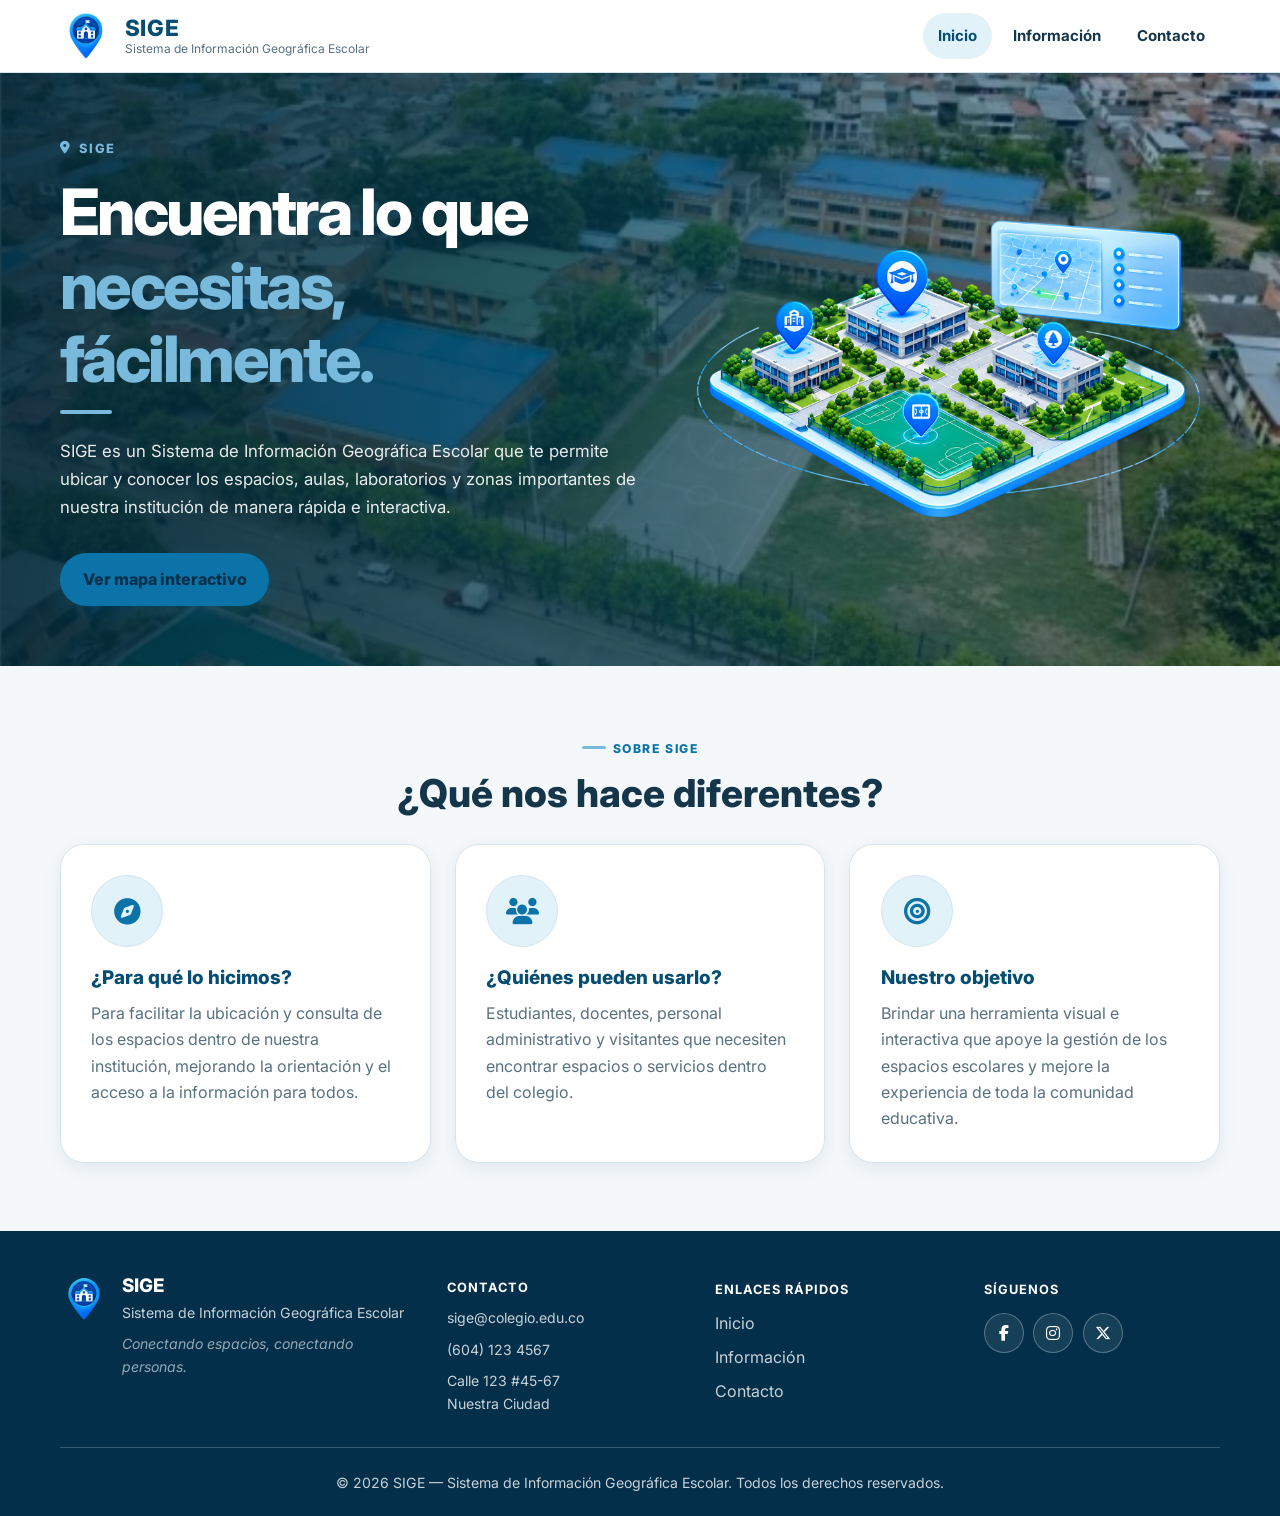
<file: index.html>
<!DOCTYPE html>
<html lang="es">
<head>
  <meta charset="UTF-8">
  <meta name="viewport" content="width=device-width, initial-scale=1.0">
  <meta name="description" content="SIGE es un Sistema de Información Geográfica Escolar que te permite ubicar y conocer los espacios de nuestra institución de manera rápida e interactiva.">
  <title>SIGE | Sistema de Información Geográfica Escolar</title>

  <!-- Fuentes -->
  <link rel="preconnect" href="https://fonts.googleapis.com">
  <link rel="preconnect" href="https://fonts.gstatic.com" crossorigin>
  <link href="https://fonts.googleapis.com/css2?family=Inter:wght@400;500;600;700;800&display=swap" rel="stylesheet">
  <link rel="stylesheet" href="https://cdnjs.cloudflare.com/ajax/libs/font-awesome/6.5.2/css/all.min.css">

  <!-- Estilos -->
  <link rel="stylesheet" href="css/styles.css">
</head>
<body>
  <a class="skip-link" href="#contenido-principal">Saltar al contenido principal</a>

  <!-- ── Header ──────────────────────────────────── -->
  <header class="site-header">
    <div class="container header-inner">

      <a href="index.html" class="brand" aria-label="Ir al inicio de SIGE">
        <img src="img/logo.png" alt="Logo SIGE" class="brand-logo">
        <div class="brand-text">
          <span class="brand-title">SIGE</span>
          <span class="brand-subtitle">Sistema de Información Geográfica Escolar</span>
        </div>
      </a>

      <button class="nav-toggle" aria-label="Abrir menú de navegación" aria-expanded="false" aria-controls="main-nav">
        <span></span>
        <span></span>
        <span></span>
      </button>

      <nav id="main-nav" class="main-nav" aria-label="Navegación principal">
        <a href="index.html"   class="nav-link active">Inicio</a>
        <a href="info.html"    class="nav-link">Información</a>
        <a href="contact.html" class="nav-link">Contacto</a>
      </nav>

    </div>
  </header>

  <!-- ── Contenido principal ─────────────────────── -->
  <main id="contenido-principal">

    <!-- Hero -->
    <section id="inicio" class="hero home-hero" aria-label="Sección principal">
      <div class="hero-mask" aria-hidden="true"></div>
      <div class="container hero-content">
        <div class="hero-copy">
          <span class="eyebrow animate-fade-up"><i class="fa-solid fa-location-dot" aria-hidden="true"></i> SIGE</span>
          <h1 class="animate-fade-up delay-1">
            Encuentra lo que
            <span>necesitas, fácilmente.</span>
          </h1>
          <p class="animate-fade-up delay-2">
            SIGE es un Sistema de Información Geográfica Escolar que te permite
            ubicar y conocer los espacios, aulas, laboratorios y zonas importantes
            de nuestra institución de manera rápida e interactiva.
          </p>
          <a
            class="button primary-button animate-fade-up delay-3"
            href="https://mapa-interactivo-ks2j.onrender.com/"
            target="_blank"
            rel="noopener noreferrer"
            aria-label="Ver mapa interactivo"
          >
            Ver mapa interactivo
          </a>
        </div>
        <div class="hero-art hero-art--home" aria-hidden="true">
          <img src="img/DecoracionInicio.png" alt="" class="hero-art-image">
        </div>
      </div>
    </section>

    <!-- Tarjetas de características -->
    <section class="feature-cards" aria-labelledby="sobre-sige-titulo">
      <div class="container section-header">
        <p class="section-label">Sobre SIGE</p>
        <h2 id="sobre-sige-titulo">¿Qué nos hace diferentes?</h2>
      </div>

      <div class="container cards-grid">

        <article class="card feature-card animate-on-scroll">
          <div class="icon-round" aria-hidden="true">
            <i class="fa-solid fa-compass card-icon" aria-hidden="true"></i>
          </div>
          <h2>¿Para qué lo hicimos?</h2>
          <p>Para facilitar la ubicación y consulta de los espacios dentro de nuestra institución, mejorando la orientación y el acceso a la información para todos.</p>
        </article>

        <article class="card feature-card animate-on-scroll delay-1">
          <div class="icon-round" aria-hidden="true">
            <i class="fa-solid fa-users card-icon" aria-hidden="true"></i>
          </div>
          <h2>¿Quiénes pueden usarlo?</h2>
          <p>Estudiantes, docentes, personal administrativo y visitantes que necesiten encontrar espacios o servicios dentro del colegio.</p>
        </article>

        <article class="card feature-card animate-on-scroll delay-2">
          <div class="icon-round" aria-hidden="true">
            <i class="fa-solid fa-bullseye card-icon" aria-hidden="true"></i>
          </div>
          <h2>Nuestro objetivo</h2>
          <p>Brindar una herramienta visual e interactiva que apoye la gestión de los espacios escolares y mejore la experiencia de toda la comunidad educativa.</p>
        </article>

      </div>
    </section>

  </main>

  <!-- ── Footer ──────────────────────────────────── -->
  <footer class="site-footer" aria-label="Pie de página">
    <div class="container footer-grid">

      <div class="footer-brand">
        <img src="img/logo.png" alt="Logo SIGE" class="footer-logo">
        <div>
          <h3>SIGE</h3>
          <p>Sistema de Información Geográfica Escolar</p>
          <p class="footer-note">Conectando espacios, conectando personas.</p>
        </div>
      </div>

      <div class="footer-contact">
        <p><strong>Contacto</strong></p>
        <p>sige@colegio.edu.co</p>
        <p>(604) 123 4567</p>
        <p>Calle 123 #45-67<br>Nuestra Ciudad</p>
      </div>

      <div class="footer-links">
        <p><strong>Enlaces rápidos</strong></p>
        <a href="index.html">Inicio</a>
        <a href="info.html">Información</a>
        <a href="contact.html">Contacto</a>
      </div>

      <div class="footer-social">
        <p><strong>Síguenos</strong></p>
        <div class="social-icons">
          <a href="#" class="social-icon" aria-label="Facebook">
            <i class="fa-brands fa-facebook-f" aria-hidden="true"></i>
          </a>
          <a href="#" class="social-icon" aria-label="Instagram">
            <i class="fa-brands fa-instagram" aria-hidden="true"></i>
          </a>
          <a href="#" class="social-icon" aria-label="Twitter">
            <i class="fa-brands fa-x-twitter" aria-hidden="true"></i>
          </a>
        </div>
      </div>

    </div>

    <div class="container footer-bottom">
      <p>© <span class="footer-year">2024</span> SIGE — Sistema de Información Geográfica Escolar. Todos los derechos reservados.</p>
    </div>
  </footer>

  <script src="js/scripts.js"></script>
</body>
</html>
</file>
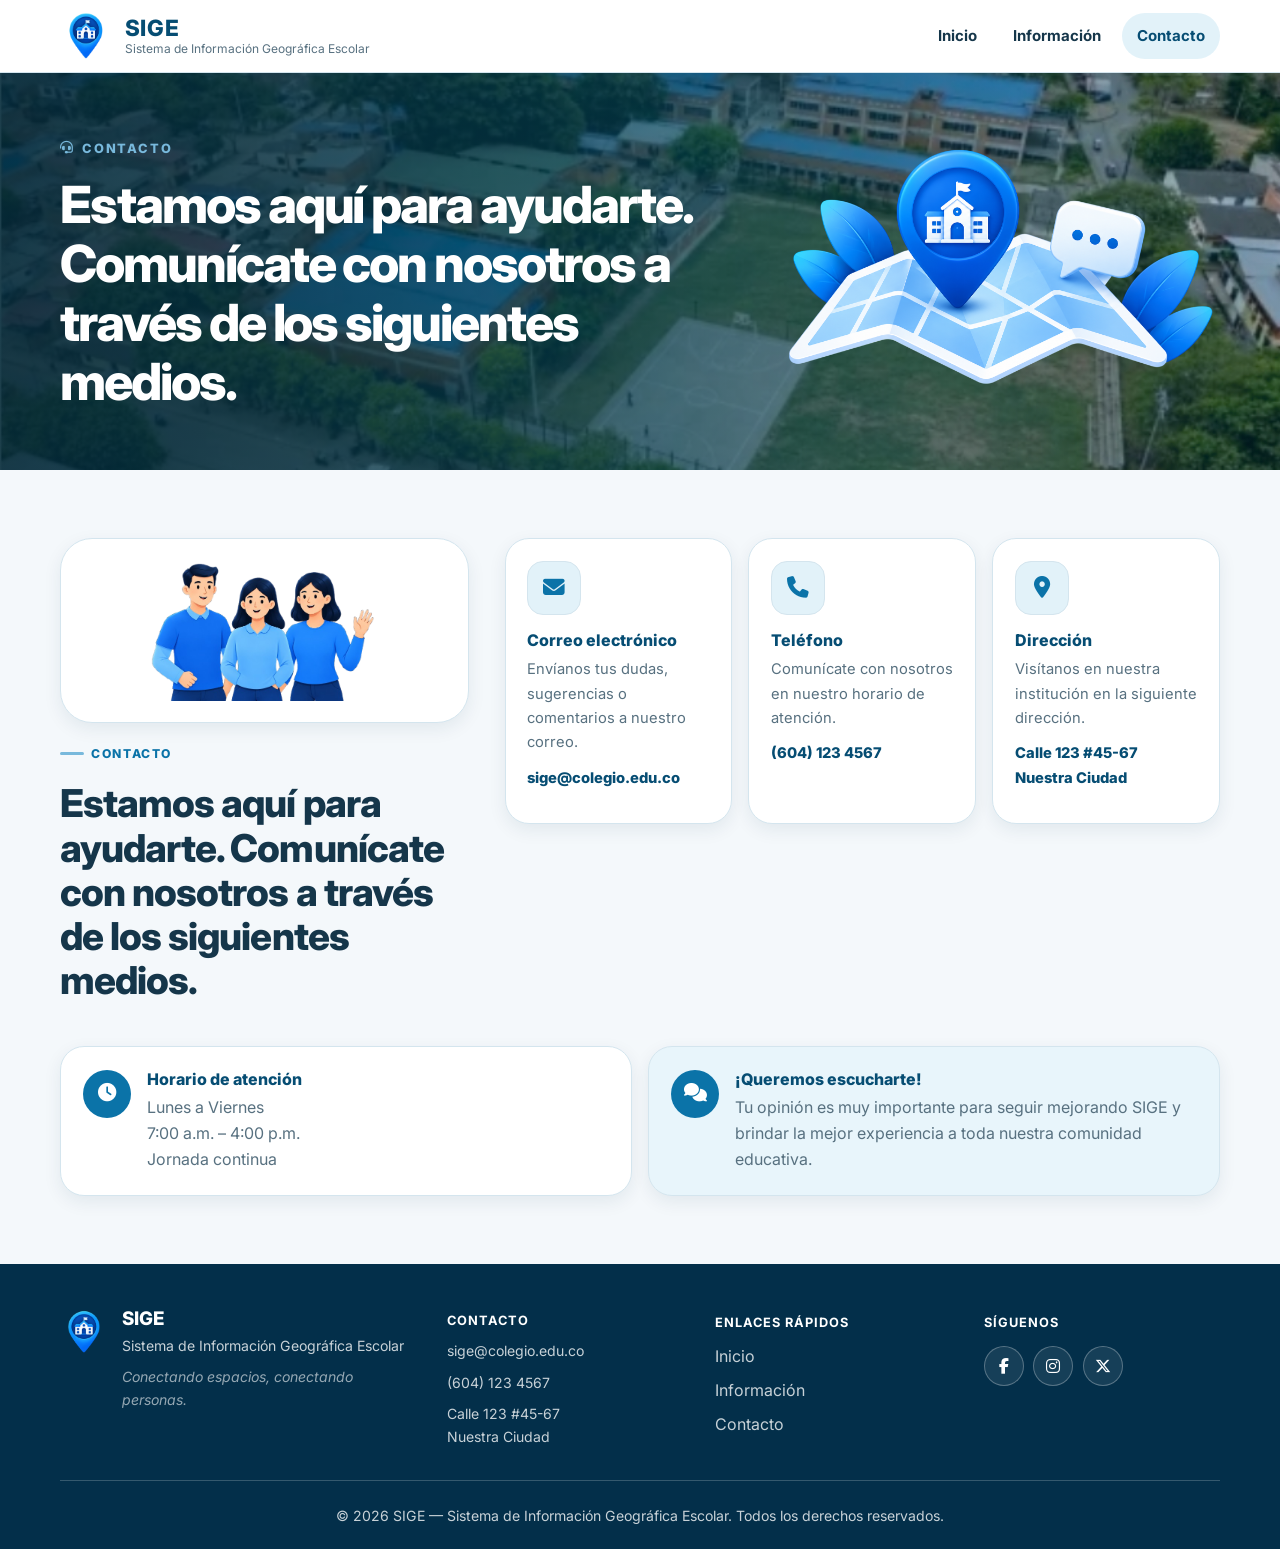
<file: contact.html>
<!DOCTYPE html>
<html lang="es">
<head>
  <meta charset="UTF-8">
  <meta name="viewport" content="width=device-width, initial-scale=1.0">
  <meta name="description" content="Comunícate con el equipo de SIGE. Encuentra nuestro correo, teléfono, dirección y horario de atención.">
  <title>Contacto | SIGE</title>

  <!-- Fuentes -->
  <link rel="preconnect" href="https://fonts.googleapis.com">
  <link rel="preconnect" href="https://fonts.gstatic.com" crossorigin>
  <link href="https://fonts.googleapis.com/css2?family=Inter:wght@400;500;600;700;800&display=swap" rel="stylesheet">
  <link rel="stylesheet" href="https://cdnjs.cloudflare.com/ajax/libs/font-awesome/6.5.2/css/all.min.css">

  <!-- Estilos -->
  <link rel="stylesheet" href="css/styles.css">
</head>
<body>
  <a class="skip-link" href="#contenido-principal">Saltar al contenido principal</a>

  <!-- ── Header ──────────────────────────────────── -->
  <header class="site-header">
    <div class="container header-inner">

      <a href="index.html" class="brand" aria-label="Ir al inicio de SIGE">
        <img src="img/logo.png" alt="Logo SIGE" class="brand-logo">
        <div class="brand-text">
          <span class="brand-title">SIGE</span>
          <span class="brand-subtitle">Sistema de Información Geográfica Escolar</span>
        </div>
      </a>

      <button class="nav-toggle" aria-label="Abrir menú de navegación" aria-expanded="false" aria-controls="main-nav">
        <span></span>
        <span></span>
        <span></span>
      </button>

      <nav id="main-nav" class="main-nav" aria-label="Navegación principal">
        <a href="index.html"   class="nav-link">Inicio</a>
        <a href="info.html"    class="nav-link">Información</a>
        <a href="contact.html" class="nav-link active">Contacto</a>
      </nav>

    </div>
  </header>

  <!-- ── Contenido principal ─────────────────────── -->
  <main id="contenido-principal">

    <section class="hero contact-hero">
      <div class="hero-mask"></div>
      <div class="container hero-content contact-hero-content">
        <div class="hero-copy">
          <span class="eyebrow"><i class="fa-solid fa-headset" aria-hidden="true"></i> Contacto</span>
          <h1>Estamos aquí para ayudarte. Comunícate con nosotros a través de los siguientes medios.</h1>
        </div>
        <div class="hero-graphic" aria-hidden="true">
          <img src="img/DecoracionContacto.png" alt="" class="hero-art-image">
        </div>
      </div>
    </section>

    <section class="section contact-section" aria-labelledby="contacto-titulo">
      <div class="container contact-grid">

        <!-- Introducción -->
        <div class="contact-intro">
          <div class="contact-illustration animate-fade-up">
            <img src="img/contacto.png" alt="Ilustración de contacto">
          </div>
          <p class="section-label animate-fade-up">Contacto</p>
          <h2 id="contacto-titulo" class="animate-fade-up delay-1">
            Estamos aquí para ayudarte. Comunícate con nosotros a través de los siguientes medios.
          </h2>
        </div>

        <!-- Tarjetas de contacto -->
        <div class="contact-cards">

          <article class="contact-card animate-on-scroll">
            <div class="icon-card" aria-hidden="true">
              <i class="fa-solid fa-envelope card-icon" aria-hidden="true"></i>
            </div>
            <h3>Correo electrónico</h3>
            <p>Envíanos tus dudas, sugerencias o comentarios a nuestro correo.</p>
            <p class="contact-detail"><a href="mailto:sige@colegio.edu.co">sige@colegio.edu.co</a></p>
          </article>

          <article class="contact-card animate-on-scroll delay-1">
            <div class="icon-card" aria-hidden="true">
              <i class="fa-solid fa-phone card-icon" aria-hidden="true"></i>
            </div>
            <h3>Teléfono</h3>
            <p>Comunícate con nosotros en nuestro horario de atención.</p>
            <p class="contact-detail"><a href="tel:+576041234567">(604) 123 4567</a></p>
          </article>

          <article class="contact-card animate-on-scroll delay-2">
            <div class="icon-card" aria-hidden="true">
              <i class="fa-solid fa-location-dot card-icon" aria-hidden="true"></i>
            </div>
            <h3>Dirección</h3>
            <p>Visítanos en nuestra institución en la siguiente dirección.</p>
            <p class="contact-detail">Calle 123 #45-67<br>Nuestra Ciudad</p>
          </article>

        </div>
      </div>

      <!-- Bloques adicionales -->
      <div class="container contact-extra">

        <div class="contact-block animate-on-scroll">
          <span class="block-icon" aria-hidden="true"><i class="fa-solid fa-clock"></i></span>
          <div>
            <h4>Horario de atención</h4>
            <p>Lunes a Viernes<br>7:00 a.m. – 4:00 p.m.<br>Jornada continua</p>
          </div>
        </div>

        <div class="contact-block contact-block--accent animate-on-scroll delay-1">
          <span class="block-icon" aria-hidden="true"><i class="fa-solid fa-comments"></i></span>
          <div>
            <h4>¡Queremos escucharte!</h4>
            <p>Tu opinión es muy importante para seguir mejorando SIGE y brindar la mejor experiencia a toda nuestra comunidad educativa.</p>
          </div>
        </div>

      </div>
    </section>

  </main>

  <!-- ── Footer ──────────────────────────────────── -->
  <footer class="site-footer" aria-label="Pie de página">
    <div class="container footer-grid">

      <div class="footer-brand">
        <img src="img/logo.png" alt="Logo SIGE" class="footer-logo">
        <div>
          <h3>SIGE</h3>
          <p>Sistema de Información Geográfica Escolar</p>
          <p class="footer-note">Conectando espacios, conectando personas.</p>
        </div>
      </div>

      <div class="footer-contact">
        <p><strong>Contacto</strong></p>
        <p>sige@colegio.edu.co</p>
        <p>(604) 123 4567</p>
        <p>Calle 123 #45-67<br>Nuestra Ciudad</p>
      </div>

      <div class="footer-links">
        <p><strong>Enlaces rápidos</strong></p>
        <a href="index.html">Inicio</a>
        <a href="info.html">Información</a>
        <a href="contact.html">Contacto</a>
      </div>

      <div class="footer-social">
        <p><strong>Síguenos</strong></p>
        <div class="social-icons">
          <a href="#" class="social-icon" aria-label="Facebook">
            <i class="fa-brands fa-facebook-f" aria-hidden="true"></i>
          </a>
          <a href="#" class="social-icon" aria-label="Instagram">
            <i class="fa-brands fa-instagram" aria-hidden="true"></i>
          </a>
          <a href="#" class="social-icon" aria-label="Twitter">
            <i class="fa-brands fa-x-twitter" aria-hidden="true"></i>
          </a>
        </div>
      </div>

    </div>

    <div class="container footer-bottom">
      <p>© <span class="footer-year">2024</span> SIGE — Sistema de Información Geográfica Escolar. Todos los derechos reservados.</p>
    </div>
  </footer>

  <script src="js/scripts.js"></script>
</body>
</html>
</file>
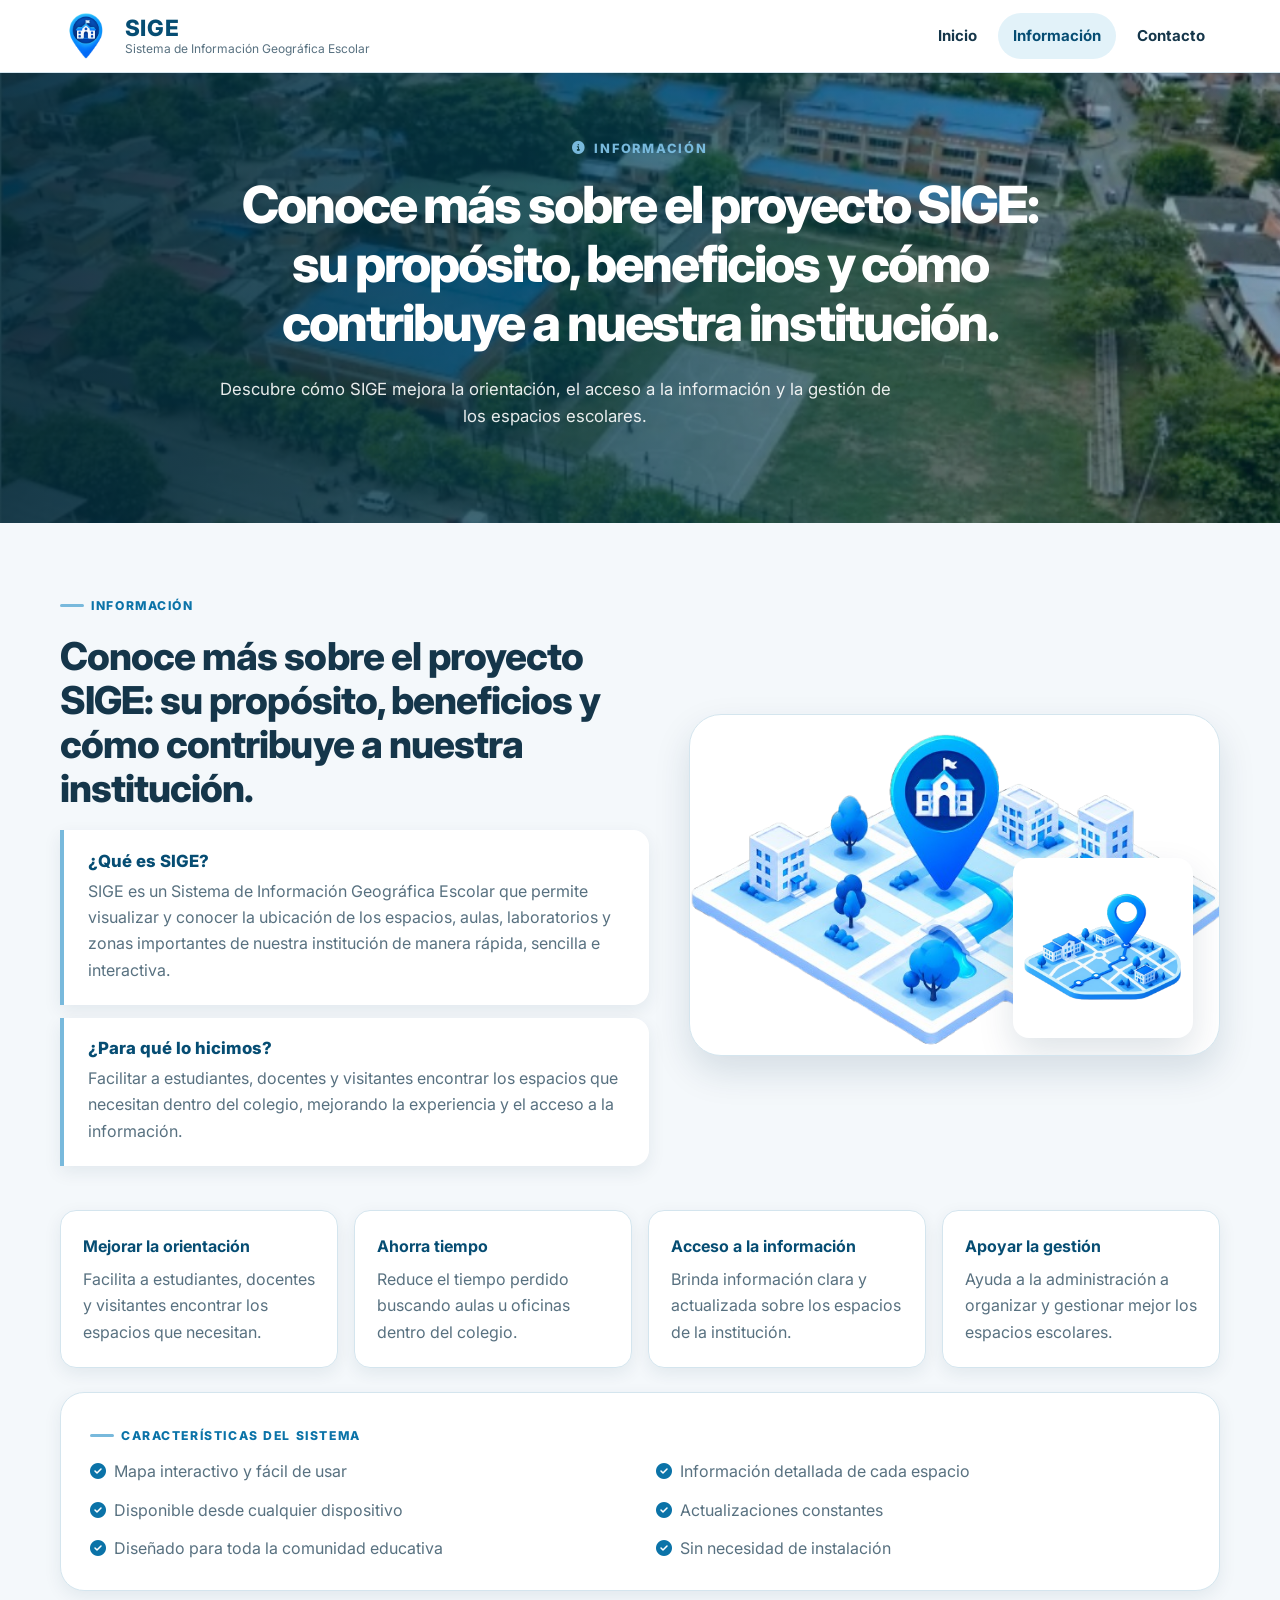
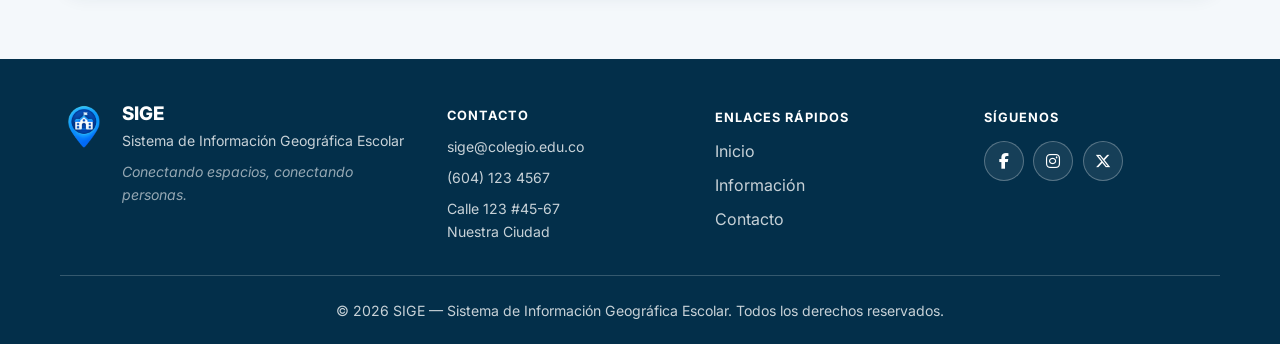
<file: info.html>
<!DOCTYPE html>
<html lang="es">
<head>
  <meta charset="UTF-8">
  <meta name="viewport" content="width=device-width, initial-scale=1.0">
  <meta name="description" content="Conoce más sobre el proyecto SIGE: su propósito, beneficios y cómo contribuye a nuestra institución educativa.">
  <title>Información | SIGE</title>

  <!-- Fuentes -->
  <link rel="preconnect" href="https://fonts.googleapis.com">
  <link rel="preconnect" href="https://fonts.gstatic.com" crossorigin>
  <link href="https://fonts.googleapis.com/css2?family=Inter:wght@400;500;600;700;800&display=swap" rel="stylesheet">
  <link rel="stylesheet" href="https://cdnjs.cloudflare.com/ajax/libs/font-awesome/6.5.2/css/all.min.css">

  <!-- Estilos -->
  <link rel="stylesheet" href="css/styles.css">
</head>
<body>
  <a class="skip-link" href="#contenido-principal">Saltar al contenido principal</a>

  <!-- ── Header ──────────────────────────────────── -->
  <header class="site-header">
    <div class="container header-inner">

      <a href="index.html" class="brand" aria-label="Ir al inicio de SIGE">
        <img src="img/logo.png" alt="Logo SIGE" class="brand-logo">
        <div class="brand-text">
          <span class="brand-title">SIGE</span>
          <span class="brand-subtitle">Sistema de Información Geográfica Escolar</span>
        </div>
      </a>

      <button class="nav-toggle" aria-label="Abrir menú de navegación" aria-expanded="false" aria-controls="main-nav">
        <span></span>
        <span></span>
        <span></span>
      </button>

      <nav id="main-nav" class="main-nav" aria-label="Navegación principal">
        <a href="index.html"   class="nav-link">Inicio</a>
        <a href="info.html"    class="nav-link active">Información</a>
        <a href="contact.html" class="nav-link">Contacto</a>
      </nav>

    </div>
  </header>

  <!-- ── Contenido principal ─────────────────────── -->
  <main id="contenido-principal">

    <section class="hero info-hero">
      <div class="hero-mask"></div>
      <div class="container hero-content">
        <div class="hero-copy">
          <span class="eyebrow"><i class="fa-solid fa-circle-info" aria-hidden="true"></i> Información</span>
          <h1>Conoce más sobre el proyecto SIGE: su propósito, beneficios y cómo contribuye a nuestra institución.</h1>
          <p>Descubre cómo SIGE mejora la orientación, el acceso a la información y la gestión de los espacios escolares.</p>
        </div>
      </div>
    </section>

    <section class="section info-section" aria-labelledby="info-titulo">
      <div class="container section-grid">

        <!-- Texto -->
        <div class="section-text">
          <p class="section-label animate-fade-up">Información</p>
          <h2 id="info-titulo" class="animate-fade-up delay-1">
            Conoce más sobre el proyecto SIGE: su propósito, beneficios y cómo contribuye a nuestra institución.
          </h2>

          <div class="info-card animate-on-scroll">
            <h3>¿Qué es SIGE?</h3>
            <p>SIGE es un Sistema de Información Geográfica Escolar que permite visualizar y conocer la ubicación de los espacios, aulas, laboratorios y zonas importantes de nuestra institución de manera rápida, sencilla e interactiva.</p>
          </div>

          <div class="info-card animate-on-scroll delay-1">
            <h3>¿Para qué lo hicimos?</h3>
            <p>Facilitar a estudiantes, docentes y visitantes encontrar los espacios que necesitan dentro del colegio, mejorando la experiencia y el acceso a la información.</p>
          </div>
        </div>

        <!-- Imagen -->
        <div class="section-visual animate-on-scroll" aria-label="Ilustración de mapa interactivo">
          <img src="img/lugar.png" alt="Ilustración del mapa interactivo de la institución" class="main-image">
          <img src="img/informacion.png" alt="Ilustración adicional" class="side-image" aria-hidden="true">
        </div>

      </div>

      <!-- Tiles de beneficios -->
      <div class="container features-list" aria-label="Beneficios de SIGE">

        <article class="feature-tile animate-on-scroll">
          <strong>Mejorar la orientación</strong>
          <p>Facilita a estudiantes, docentes y visitantes encontrar los espacios que necesitan.</p>
        </article>

        <article class="feature-tile animate-on-scroll delay-1">
          <strong>Ahorra tiempo</strong>
          <p>Reduce el tiempo perdido buscando aulas u oficinas dentro del colegio.</p>
        </article>

        <article class="feature-tile animate-on-scroll delay-2">
          <strong>Acceso a la información</strong>
          <p>Brinda información clara y actualizada sobre los espacios de la institución.</p>
        </article>

        <article class="feature-tile animate-on-scroll delay-3">
          <strong>Apoyar la gestión</strong>
          <p>Ayuda a la administración a organizar y gestionar mejor los espacios escolares.</p>
        </article>

      </div>

      <div class="container system-features-grid">
        <article class="card system-card animate-on-scroll">
          <p class="section-label">Características del sistema</p>
          <ul class="system-features-list">
            <li>Mapa interactivo y fácil de usar</li>
            <li>Información detallada de cada espacio</li>
            <li>Disponible desde cualquier dispositivo</li>
            <li>Actualizaciones constantes</li>
            <li>Diseñado para toda la comunidad educativa</li>
            <li>Sin necesidad de instalación</li>
          </ul>
        </article>
      </div>

    </section>

  </main>

  <!-- ── Footer ──────────────────────────────────── -->
  <footer class="site-footer" aria-label="Pie de página">
    <div class="container footer-grid">

      <div class="footer-brand">
        <img src="img/logo.png" alt="Logo SIGE" class="footer-logo">
        <div>
          <h3>SIGE</h3>
          <p>Sistema de Información Geográfica Escolar</p>
          <p class="footer-note">Conectando espacios, conectando personas.</p>
        </div>
      </div>

      <div class="footer-contact">
        <p><strong>Contacto</strong></p>
        <p>sige@colegio.edu.co</p>
        <p>(604) 123 4567</p>
        <p>Calle 123 #45-67<br>Nuestra Ciudad</p>
      </div>

      <div class="footer-links">
        <p><strong>Enlaces rápidos</strong></p>
        <a href="index.html">Inicio</a>
        <a href="info.html">Información</a>
        <a href="contact.html">Contacto</a>
      </div>

      <div class="footer-social">
        <p><strong>Síguenos</strong></p>
        <div class="social-icons">
          <a href="#" class="social-icon" aria-label="Facebook">
            <i class="fa-brands fa-facebook-f" aria-hidden="true"></i>
          </a>
          <a href="#" class="social-icon" aria-label="Instagram">
            <i class="fa-brands fa-instagram" aria-hidden="true"></i>
          </a>
          <a href="#" class="social-icon" aria-label="Twitter">
            <i class="fa-brands fa-x-twitter" aria-hidden="true"></i>
          </a>
        </div>
      </div>

    </div>

    <div class="container footer-bottom">
      <p>© <span class="footer-year">2024</span> SIGE — Sistema de Información Geográfica Escolar. Todos los derechos reservados.</p>
    </div>
  </footer>

  <script src="js/scripts.js"></script>
</body>
</html>
</file>
<file: css/styles.css>
/* =====================================================
   SIGE — Sistema de Información Geográfica Escolar
   Sistema visual moderno, accesible y responsive
   ===================================================== */

:root {
  --primary: #0b73a8;
  --primary-dark: #064d73;
  --primary-deep: #032f4a;
  --accent: #78b9dc;
  --accent-soft: #e8f5fb;
  --sky: #e2f2f9;
  --background: #f4f8fb;
  --surface: #ffffff;
  --text: #15364a;
  --muted: #587180;
  --border: #d4e5ee;
  --border-strong: #9cc9df;
  --shadow-sm: 0 6px 18px rgba(3, 47, 74, .08);
  --shadow-md: 0 16px 36px rgba(3, 47, 74, .13);
  --shadow-lg: 0 24px 60px rgba(3, 47, 74, .18);
  --radius-sm: 10px;
  --radius-md: 16px;
  --radius-lg: 24px;
  --radius-xl: 32px;
  --transition: 180ms ease;
  --font: 'Inter', system-ui, -apple-system, BlinkMacSystemFont, 'Segoe UI', sans-serif;
}

*, *::before, *::after { box-sizing: border-box; margin: 0; padding: 0; }
html { scroll-behavior: smooth; font-size: 16px; -webkit-text-size-adjust: 100%; }
body { min-width: 320px; overflow-x: hidden; background: var(--background); color: var(--text); font-family: var(--font); font-size: 1rem; line-height: 1.65; -webkit-font-smoothing: antialiased; }
h1, h2, h3, h4, h5, h6 { color: var(--text); font-weight: 800; line-height: 1.15; }
img { display: block; max-width: 100%; height: auto; }
a { color: inherit; text-decoration: none; }
button, input, textarea, select { font: inherit; }
button { color: inherit; }
:focus-visible { outline: 3px solid var(--primary); outline-offset: 3px; }

.container { width: min(1160px, calc(100% - 3rem)); margin-inline: auto; }
.skip-link { position: fixed; top: -4rem; left: 1rem; z-index: 200; padding: .7rem 1rem; border-radius: var(--radius-sm); background: var(--primary-deep); color: var(--surface); font-weight: 700; }
.skip-link:focus { top: 1rem; }

@keyframes fadeUp { from { opacity: 0; transform: translateY(16px); } to { opacity: 1; transform: translateY(0); } }
.animate-fade-up { animation: fadeUp .55s ease both; }
.animate-on-scroll { opacity: 0; transform: translateY(16px); transition: opacity .5s ease, transform .5s ease; }
.animate-on-scroll.visible { opacity: 1; transform: translateY(0); }
.delay-1 { animation-delay: .08s; transition-delay: .08s; }
.delay-2 { animation-delay: .16s; transition-delay: .16s; }
.delay-3 { animation-delay: .24s; transition-delay: .24s; }
.delay-4 { animation-delay: .32s; transition-delay: .32s; }

.site-header { position: sticky; top: 0; z-index: 100; background: rgba(255,255,255,.94); border-bottom: 1px solid var(--border); backdrop-filter: blur(14px); transition: box-shadow var(--transition); }
.site-header.scrolled { box-shadow: var(--shadow-md); }
.header-inner { min-height: 72px; display: flex; align-items: center; justify-content: space-between; gap: 2rem; }
.brand { display: inline-flex; align-items: center; gap: .8rem; min-width: 0; }
.brand-logo { width: 52px; height: 52px; object-fit: contain; flex: 0 0 auto; }
.brand-text { display: flex; flex-direction: column; min-width: 0; }
.brand-title { color: var(--primary-dark); font-size: 1.4rem; font-weight: 800; line-height: 1.1; letter-spacing: .03em; }
.brand-subtitle { max-width: 390px; color: var(--muted); font-size: .75rem; line-height: 1.25; }
.brand:hover .brand-title { color: var(--primary); }
.main-nav { display: flex; align-items: center; gap: .35rem; }
.nav-link { padding: .65rem .95rem; border-radius: 999px; color: var(--text); font-size: .94rem; font-weight: 700; transition: color var(--transition), background var(--transition), transform var(--transition); }
.nav-link:hover, .nav-link.active { background: var(--sky); color: var(--primary-dark); }
.nav-link:hover { transform: translateY(-1px); }
.nav-toggle { display: none; border: 1px solid var(--border); border-radius: var(--radius-sm); background: var(--surface); cursor: pointer; padding: .55rem; }
.nav-toggle span { display: block; width: 23px; height: 2px; margin: 4px 0; border-radius: 3px; background: var(--primary-dark); transition: transform var(--transition), opacity var(--transition); }
.nav-toggle[aria-expanded='true'] span:nth-child(1) { transform: translateY(6px) rotate(45deg); }
.nav-toggle[aria-expanded='true'] span:nth-child(2) { opacity: 0; }
.nav-toggle[aria-expanded='true'] span:nth-child(3) { transform: translateY(-6px) rotate(-45deg); }

.button { display: inline-flex; align-items: center; justify-content: center; gap: .6rem; min-height: 50px; padding: .75rem 1.35rem; border: 1px solid transparent; border-radius: 999px; cursor: pointer; font-weight: 800; transition: background var(--transition), transform var(--transition), box-shadow var(--transition); }
.primary-button { background: var(--primary); color: var(--primary-deep); box-shadow: 0 8px 20px rgba(11,115,168,.2); }
.primary-button:hover { background: #9bcfe9; transform: translateY(-2px); box-shadow: 0 12px 28px rgba(11,115,168,.28); }
.section { padding: 4.25rem 0; }
.section-label { display: inline-block; margin-bottom: .75rem; color: var(--primary); font-size: .76rem; font-weight: 800; letter-spacing: .13em; text-transform: uppercase; }
.section-label::before { content: ''; display: inline-block; width: 24px; height: 3px; margin: 0 .45rem .2rem 0; border-radius: 3px; background: var(--accent); }

.hero { position: relative; min-height: 480px; display: grid; align-items: center; isolation: isolate; background-image: url('../img/FondoParacambiar.jpeg'); background-size: cover; background-position: center; }
.hero-mask { position: absolute; inset: 0; z-index: 0; background: linear-gradient(90deg, rgba(4,42,57,.9) 0%, rgba(4,65,84,.7) 52%, rgba(4,65,84,.32) 100%); }
.hero-content { position: relative; z-index: 1; padding: 3.75rem 0; }
.hero-copy { max-width: 720px; color: var(--surface); }
.eyebrow { display: inline-flex; align-items: center; gap: .45rem; margin-bottom: 1rem; color: var(--accent); font-size: .8rem; font-weight: 800; letter-spacing: .14em; text-transform: uppercase; }
.hero h1, .hero-copy h1 { max-width: 17ch; color: var(--surface); font-size: clamp(2.35rem, 5vw, 4.5rem); letter-spacing: -.04em; }
.hero h1 span { display: block; color: var(--accent); }
.hero h1 span::after { content: ''; display: block; width: 52px; height: 4px; margin-top: .9rem; border-radius: 4px; background: var(--accent); }
.hero p { max-width: 680px; margin: 1.5rem 0 2rem; color: rgba(255,255,255,.9); font-size: 1.05rem; }
.home-hero .hero-content { display: grid; grid-template-columns: minmax(0, 1fr) minmax(360px, .9fr); align-items: center; gap: 2.5rem; }
.home-hero .hero-copy { max-width: 650px; }
.hero-art { display: flex; align-items: center; justify-content: center; min-width: 0; }
.hero-art-image { display: block; width: 100%; height: auto; max-height: 330px; object-fit: contain; object-position: center; }
.hero-art--home .hero-art-image { max-width: 560px; }
.info-hero, .contact-hero { min-height: 360px; }
.info-hero .hero-content { text-align: center; }
.info-hero .hero-copy { max-width: 850px; margin-inline: auto; }
.info-hero h1, .contact-hero h1 { max-width: none; font-size: clamp(2rem, 4vw, 3.5rem); }
.contact-hero .hero-content { display: grid; grid-template-columns: minmax(0, 1.2fr) minmax(250px, .8fr); align-items: center; gap: 2rem; }
.hero-graphic { display: flex; align-items: center; justify-content: flex-end; min-width: 0; }
.contact-hero .hero-art-image { width: min(100%, 480px); max-height: 290px; }

.feature-cards { padding: 4.25rem 0; background: var(--background); }
.section-header { margin-bottom: 1.8rem; text-align: center; }
.section-header h2 { font-size: clamp(1.8rem, 3vw, 2.6rem); }
.cards-grid { display: grid; grid-template-columns: repeat(3, minmax(0, 1fr)); gap: 1.5rem; }
.card { background: var(--surface); border: 1px solid var(--border); border-radius: var(--radius-lg); box-shadow: var(--shadow-sm); }
.feature-card { padding: 1.9rem; transition: border-color var(--transition), box-shadow var(--transition), transform var(--transition); }
.feature-card:hover, .contact-card:hover, .feature-tile:hover { border-color: var(--border-strong); box-shadow: var(--shadow-md); transform: translateY(-4px); }
.icon-round, .icon-card { display: grid; place-items: center; background: var(--sky); border: 1px solid var(--border); color: var(--primary); }
.icon-round { width: 72px; height: 72px; margin-bottom: 1.25rem; border-radius: 50%; font-size: 1.65rem; }
.icon-card { width: 54px; height: 54px; margin-bottom: 1rem; border-radius: var(--radius-md); font-size: 1.35rem; }
.feature-card h2 { margin-bottom: .7rem; font-size: 1.18rem; color: var(--primary-dark); }
.feature-card p, .info-card p, .feature-tile p, .contact-card p, .contact-block p { color: var(--muted); }

.info-section, .contact-section { background: var(--background); }
.section-grid { display: grid; grid-template-columns: minmax(0, 1fr) minmax(320px, .9fr); gap: 2.5rem; align-items: center; }
.section-text h2, .contact-intro h2 { margin: .35rem 0 1.25rem; font-size: clamp(1.8rem, 3vw, 2.75rem); letter-spacing: -.025em; }
.info-card { margin-bottom: .8rem; padding: 1.35rem 1.5rem; background: var(--surface); border-left: 4px solid var(--accent); border-radius: 0 var(--radius-md) var(--radius-md) 0; box-shadow: var(--shadow-sm); }
.info-card h3 { margin-bottom: .4rem; color: var(--primary-dark); font-size: 1.05rem; }
.section-visual { position: relative; min-height: 340px; overflow: hidden; border: 1px solid var(--border); border-radius: var(--radius-xl); background: var(--surface); box-shadow: var(--shadow-md); }
.section-visual .main-image { width: 100%; height: 100%; min-height: 340px; object-fit: cover; }
.section-visual .side-image { position: absolute; right: 5%; bottom: 5%; width: min(34%, 200px); padding: .35rem; border: 4px solid var(--surface); border-radius: var(--radius-md); background: var(--surface); box-shadow: var(--shadow-md); }
.features-list { display: grid; grid-template-columns: repeat(4, minmax(0, 1fr)); gap: 1rem; margin-top: 2rem; }
.feature-tile { padding: 1.35rem; background: var(--surface); border: 1px solid var(--border); border-radius: var(--radius-md); box-shadow: var(--shadow-sm); transition: transform var(--transition), box-shadow var(--transition), border-color var(--transition); }
.feature-tile strong { display: block; margin-bottom: .4rem; color: var(--primary-dark); }
.system-features-grid { margin-top: 1.5rem; }
.system-card { padding: 1.8rem; }
.system-features-list { display: grid; grid-template-columns: repeat(2, minmax(0, 1fr)); gap: .75rem 2rem; list-style: none; }
.system-features-list li { position: relative; padding-left: 1.5rem; color: var(--muted); }
.system-features-list li::before { content: '\f058'; position: absolute; left: 0; color: var(--primary); font-family: 'Font Awesome 6 Free'; font-weight: 900; }

.contact-grid { display: grid; grid-template-columns: minmax(260px, .8fr) minmax(0, 1.4fr); gap: 2.25rem; align-items: start; }
.contact-illustration { display: grid; place-items: center; min-height: 180px; margin-bottom: 1rem; padding: 1.3rem; background: var(--surface); border: 1px solid var(--border); border-radius: var(--radius-xl); box-shadow: var(--shadow-sm); }
.contact-illustration img { width: min(100%, 250px); object-fit: contain; }
.contact-cards { display: grid; grid-template-columns: repeat(3, minmax(0, 1fr)); gap: 1rem; }
.contact-card { padding: 1.35rem; background: var(--surface); border: 1px solid var(--border); border-radius: var(--radius-lg); box-shadow: var(--shadow-sm); transition: transform var(--transition), box-shadow var(--transition), border-color var(--transition); }
.contact-card h3 { margin-bottom: .5rem; color: var(--primary-dark); font-size: 1rem; }
.contact-card p { margin-bottom: .7rem; font-size: .92rem; }
.contact-detail { margin: 0; color: var(--primary-dark) !important; font-weight: 800; overflow-wrap: anywhere; }
.contact-detail a:hover { color: var(--primary); text-decoration: underline; }
.contact-extra { display: grid; grid-template-columns: repeat(2, minmax(0, 1fr)); gap: 1rem; margin-top: 1.5rem; }
.contact-block { display: flex; gap: 1rem; align-items: flex-start; padding: 1.4rem; background: var(--surface); border: 1px solid var(--border); border-radius: var(--radius-lg); box-shadow: var(--shadow-sm); }
.contact-block--accent { background: var(--accent-soft); }
.block-icon { display: grid; place-items: center; width: 48px; height: 48px; flex: 0 0 auto; border-radius: 50%; background: var(--primary); color: var(--surface); font-size: 1.15rem; }
.contact-block h4 { margin-bottom: .35rem; color: var(--primary-dark); }

.site-footer { padding: 2.75rem 0 0; background: var(--primary-deep); color: var(--surface); }
.footer-grid { display: grid; grid-template-columns: 1.5fr repeat(3, 1fr); gap: 2rem; padding-bottom: 2rem; border-bottom: 1px solid rgba(255,255,255,.2); }
.footer-brand { display: flex; gap: .85rem; align-items: flex-start; }
.footer-logo { width: 48px; height: 48px; object-fit: contain; flex: 0 0 auto; }
.footer-brand h3 { margin-bottom: .25rem; color: var(--surface); }
.footer-brand p, .footer-contact p, .footer-bottom p { color: rgba(255,255,255,.78); font-size: .88rem; }
.footer-note { margin-top: .5rem; color: rgba(255,255,255,.58) !important; font-style: italic; }
.footer-contact, .footer-links, .footer-social { display: flex; flex-direction: column; gap: .5rem; }
.footer-contact strong, .footer-links strong, .footer-social strong { margin-bottom: .25rem; color: var(--surface); font-size: .8rem; letter-spacing: .08em; text-transform: uppercase; }
.footer-links a { color: rgba(255,255,255,.78); transition: color var(--transition); }
.footer-links a:hover { color: var(--accent); }
.social-icons { display: flex; gap: .6rem; margin-top: .2rem; }
.social-icon { display: grid; place-items: center; width: 40px; height: 40px; border: 1px solid rgba(255,255,255,.28); border-radius: 50%; background: rgba(255,255,255,.08); color: var(--surface); transition: background var(--transition), transform var(--transition), color var(--transition); }
.social-icon:hover { background: var(--primary); color: var(--primary-deep); transform: translateY(-2px); }
.footer-bottom { display: flex; align-items: center; justify-content: center; min-height: 68px; text-align: center; }

@media (max-width: 1000px) {
  .cards-grid { grid-template-columns: repeat(2, minmax(0, 1fr)); }
  .home-hero .hero-content { grid-template-columns: minmax(0, 1fr) minmax(280px, .8fr); gap: 1.5rem; }
  .hero-art--home .hero-art-image { max-width: 430px; }
  .contact-hero .hero-art-image { max-width: 390px; }
  .section-grid, .contact-grid { grid-template-columns: 1fr; gap: 1.75rem; }
  .section-visual { min-height: 300px; }
  .section-visual .main-image { min-height: 300px; }
  .features-list { grid-template-columns: repeat(2, minmax(0, 1fr)); }
  .contact-cards { grid-template-columns: repeat(3, minmax(0, 1fr)); }
}
@media (max-width: 760px) {
  .container { width: min(100% - 2rem, 600px); }
  .header-inner { min-height: 68px; }
  .brand-logo { width: 44px; height: 44px; }
  .brand-title { font-size: 1.15rem; }
  .brand-subtitle { display: none; }
  .nav-toggle { display: block; }
  .main-nav { position: absolute; top: 100%; left: 0; right: 0; display: none; flex-direction: column; align-items: stretch; gap: 0; padding: .5rem 1rem 1rem; border-bottom: 1px solid var(--border); background: var(--surface); box-shadow: var(--shadow-md); }
  .main-nav.open { display: flex; }
  .nav-link { border-radius: var(--radius-sm); padding: .85rem 1rem; }
  .hero, .info-hero, .contact-hero { min-height: auto; }
  .hero-content { padding: 3rem 0; }
  .home-hero .hero-content { grid-template-columns: 1fr; gap: 1.5rem; }
  .hero-art { justify-content: flex-start; }
  .hero-art--home .hero-art-image { width: min(100%, 390px); max-height: 230px; margin-inline: auto; }
  .contact-hero .hero-content { grid-template-columns: 1fr; }
  .hero-graphic { justify-content: center; }
  .contact-hero .hero-art-image { width: min(100%, 340px); max-height: 210px; margin-inline: auto; }
  .cards-grid, .features-list, .contact-cards, .contact-extra { grid-template-columns: 1fr; }
  .system-features-list { grid-template-columns: 1fr; }
  .footer-grid { grid-template-columns: repeat(2, minmax(0, 1fr)); }
}
@media (max-width: 480px) {
  html { font-size: 15px; }
  .section, .feature-cards { padding: 3rem 0; }
  .hero, .info-hero, .contact-hero { min-height: auto; }
  .hero h1, .hero-copy h1 { font-size: clamp(2.1rem, 11vw, 3rem); }
  .hero p { font-size: .98rem; }
  .home-hero .hero-content { gap: 1rem; }
  .hero-art--home .hero-art-image { max-height: 190px; }
  .contact-hero .hero-art-image { max-height: 180px; }
  .section-visual, .section-visual .main-image { min-height: 240px; }
  .section-visual .side-image { width: 32%; }
  .footer-grid { grid-template-columns: 1fr; }
}
@media (prefers-reduced-motion: reduce) {
  *, *::before, *::after { scroll-behavior: auto !important; animation-duration: .01ms !important; transition-duration: .01ms !important; }
}
</file>
